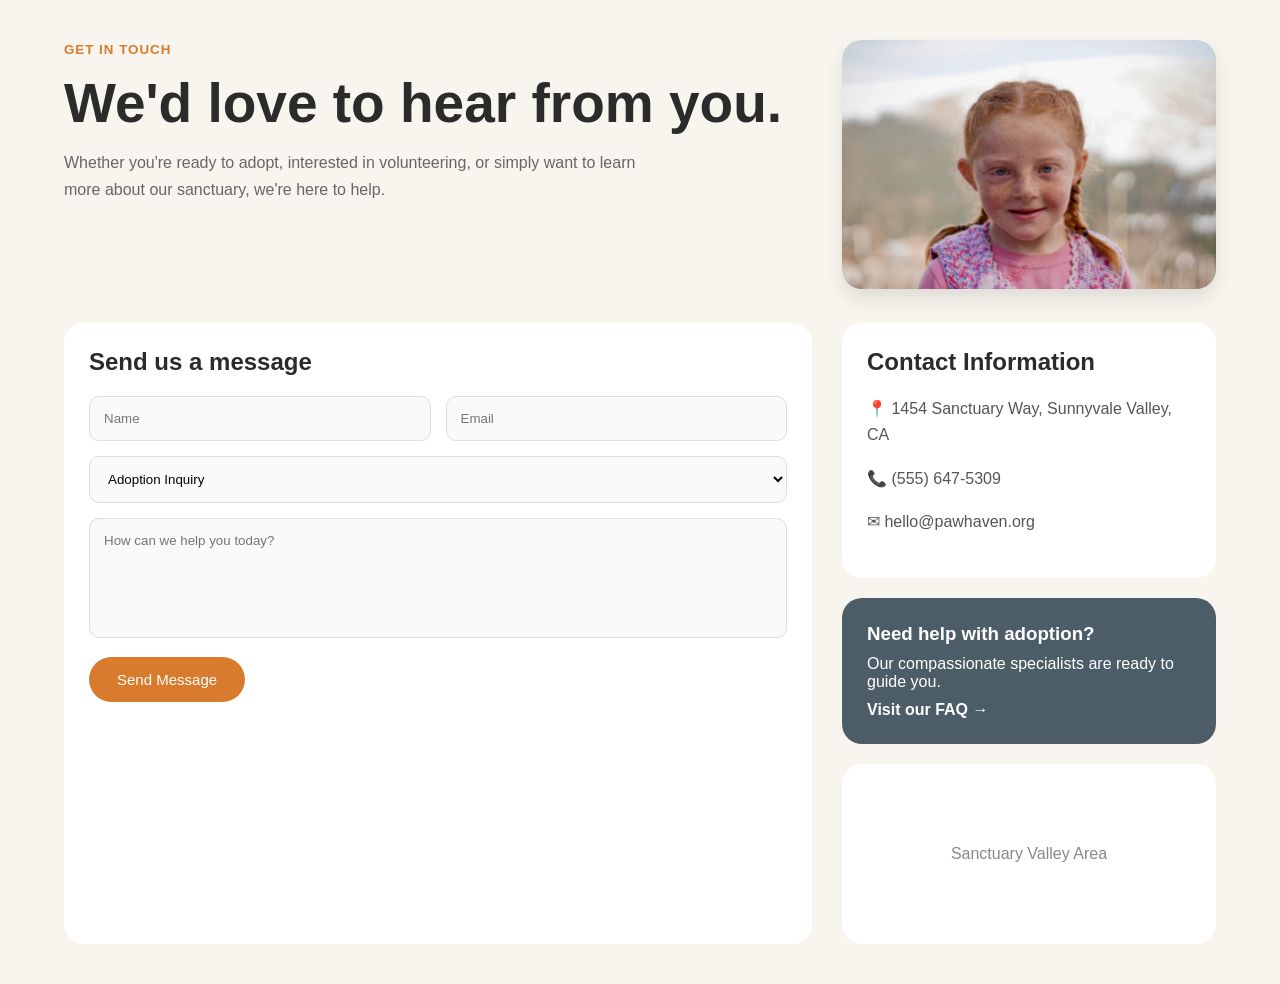
<file: contact.html>
<!DOCTYPE html>
<html lang="en">
<head>
  <meta charset="UTF-8" />
  <meta name="viewport" content="width=device-width, initial-scale=1.0" />
  <title>Paw Haven - Contact</title>
    <link rel="stylesheet" href="contact.css" />
</head>
<body>

 
  <div class="container">

    <div class="top-section">
      <div class="title">
        <small>GET IN TOUCH</small>
        <h1>We'd love to hear from you.</h1>
        <p>
          Whether you're ready to adopt, interested in volunteering,
          or simply want to learn more about our sanctuary, we're here to help.
        </p>
      </div>

      <div class="image-box">
        <img src="photo/pexels-muhammed-enes-alici-2152911133-32488395.jpg" alt="woman" />
      </div>
    </div>

    <div class="main-grid">

      <div class="form-box">
        <h2>Send us a message</h2>
        <form id="contactForm">
          <div class="row">
            <input type="text" placeholder="Name" required>
            <input type="email" placeholder="Email" required>
          </div>

          <select>
            <option>Adoption Inquiry</option>
            <option>Volunteer</option>
            <option>Donation</option>
          </select>

          <textarea placeholder="How can we help you today?"></textarea>
          <button type="submit">Send Message</button>
        </form>
      </div>

      <div>
        <div class="info-box">
          <h2>Contact Information</h2>
          <div class="info-item">📍 1454 Sanctuary Way, Sunnyvale Valley, CA</div>
          <div class="info-item">📞 (555) 647-5309</div>
          <div class="info-item">✉ hello@pawhaven.org</div>
        </div>

        <div class="help-box">
          <h3>Need help with adoption?</h3>
          <p>
            Our compassionate specialists are ready to guide you.
          </p>
          <a href="#">Visit our FAQ →</a>
        </div>

        <div class="map-box">
          Sanctuary Valley Area
        </div>
      </div>

    </div>
  </div>



</body>
</html>
</file>
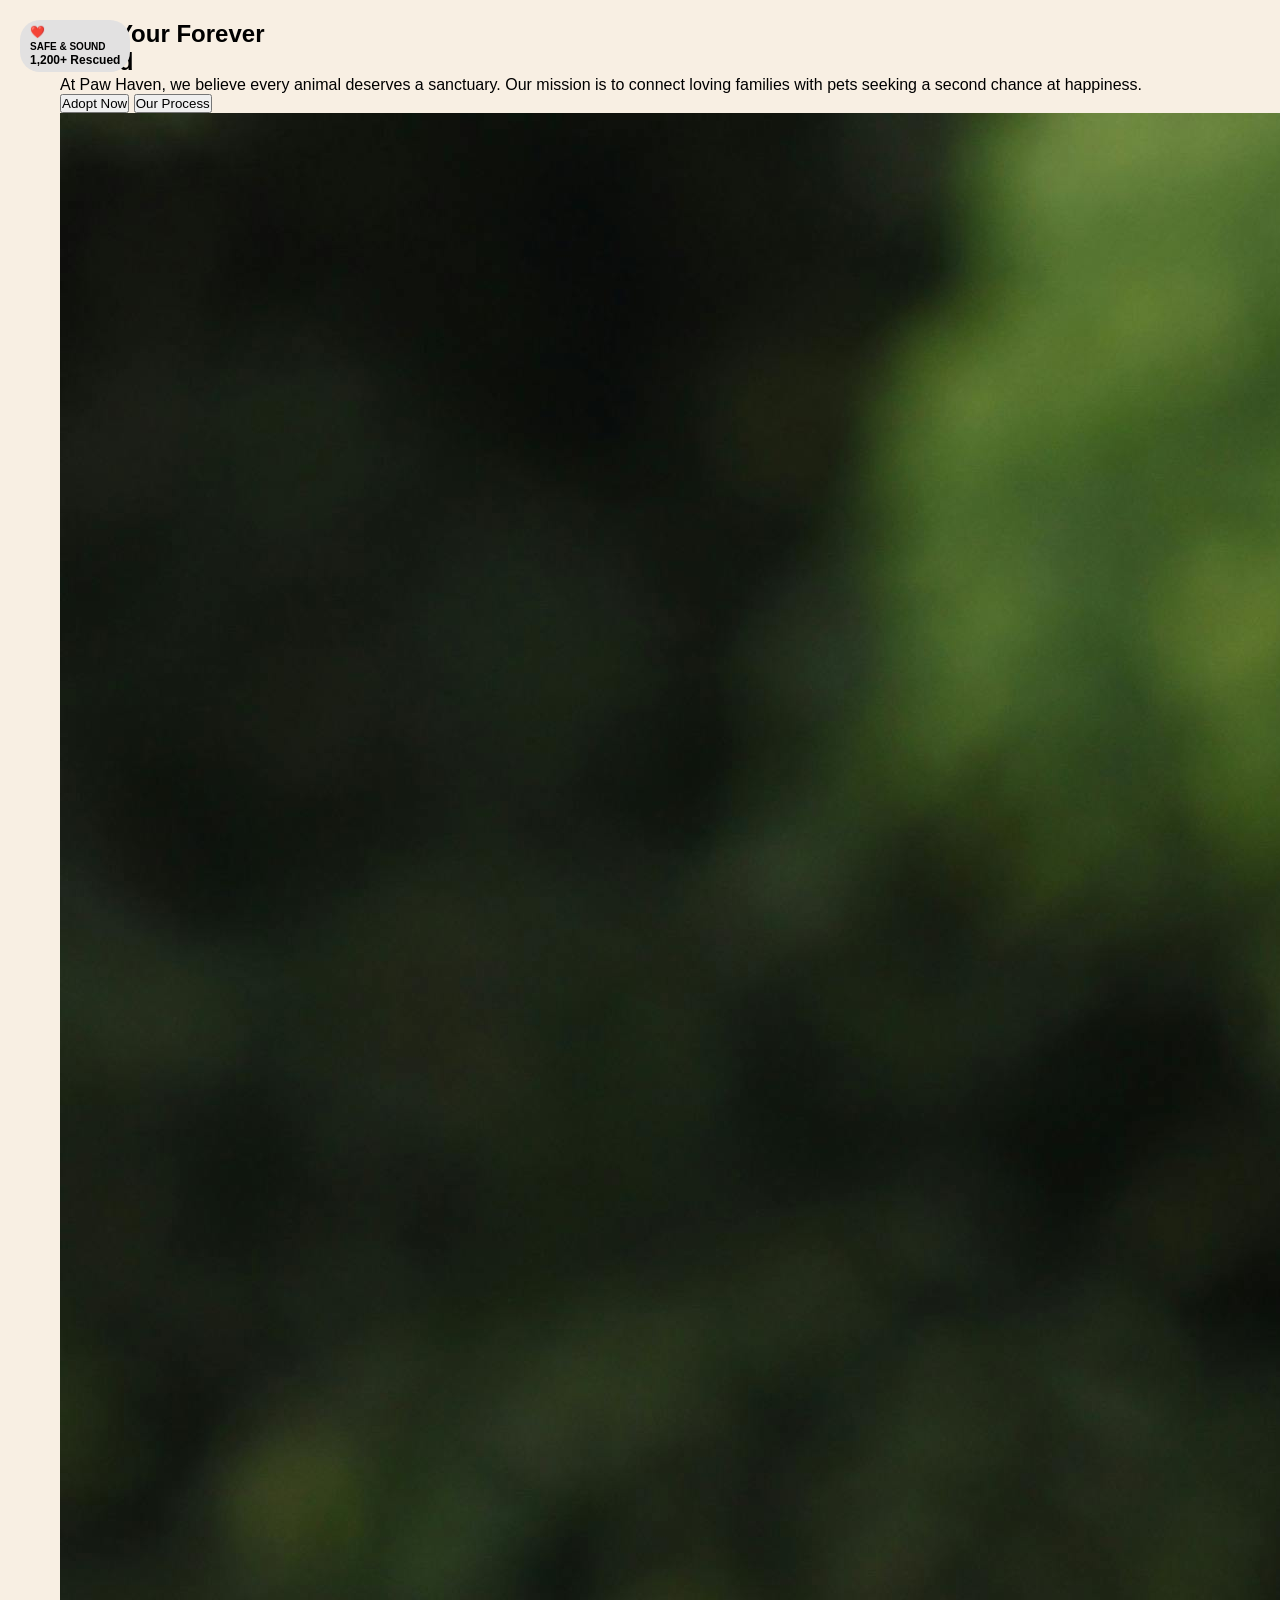
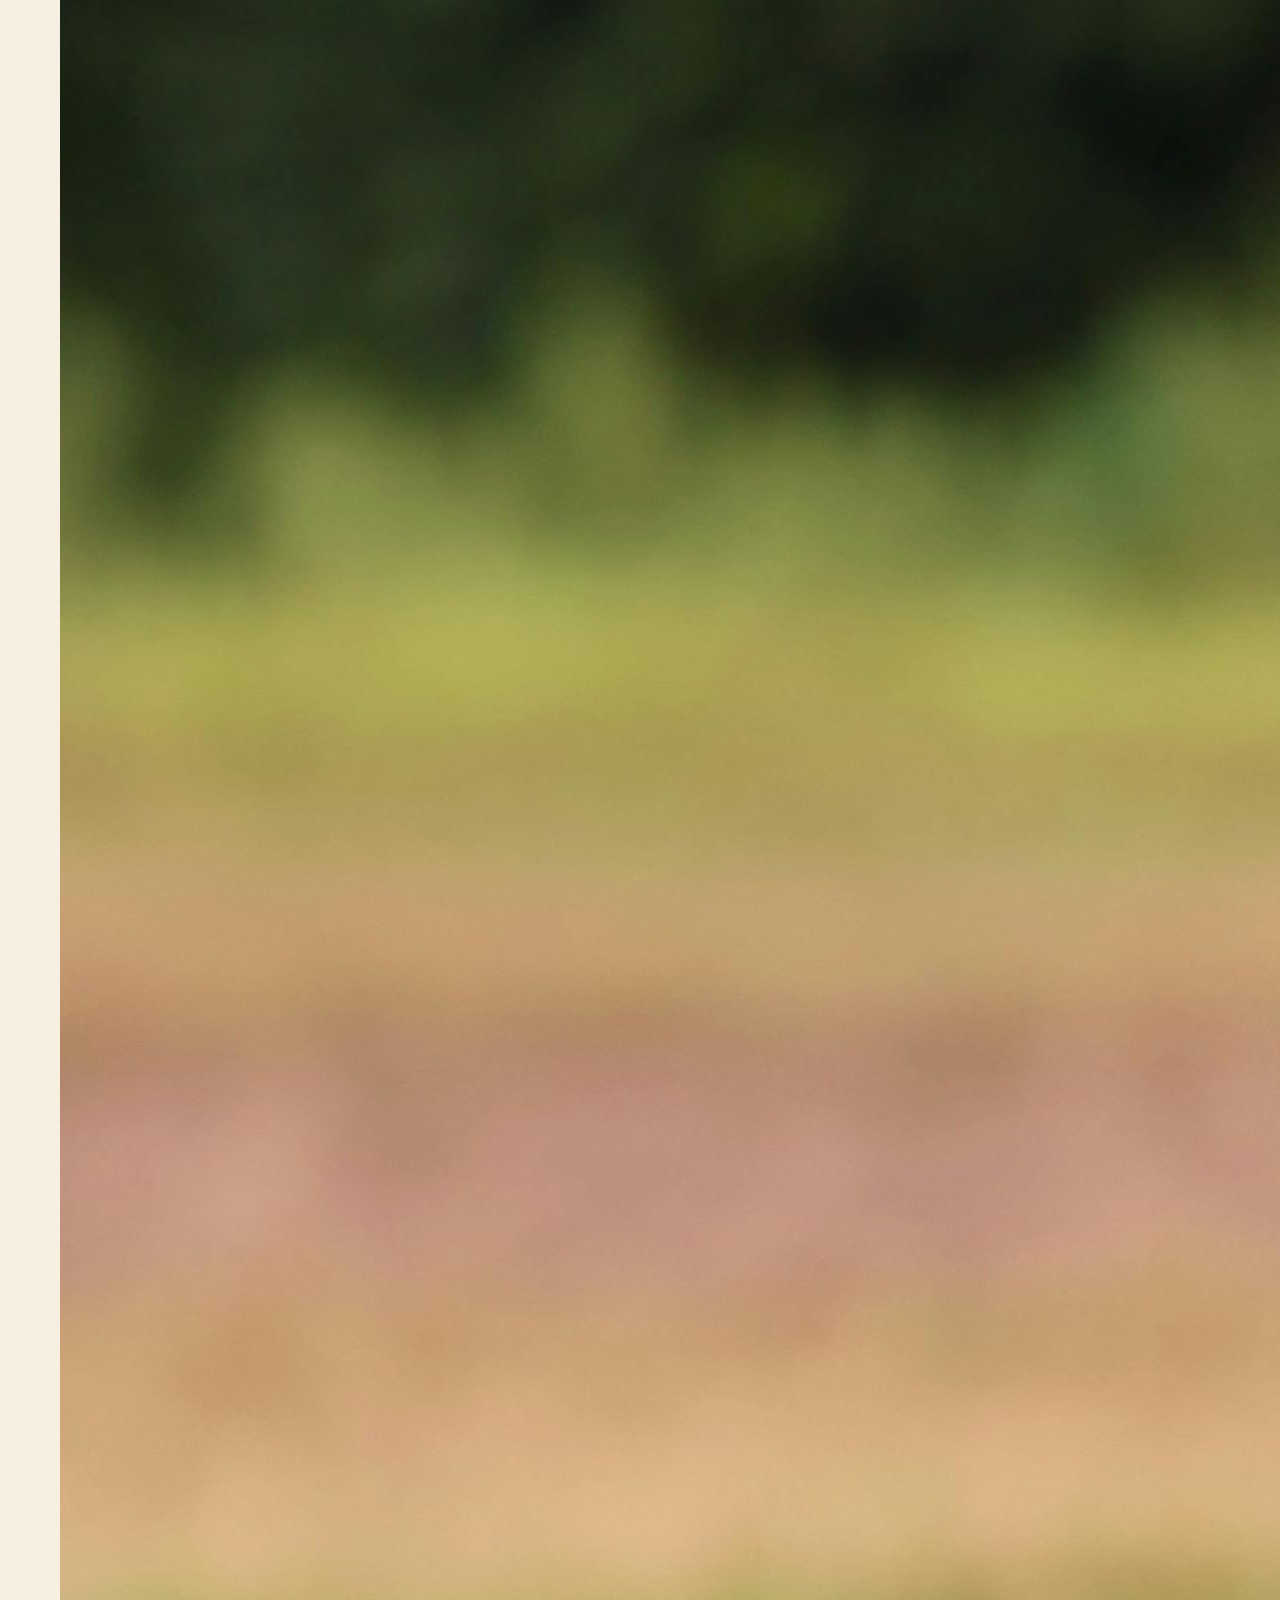
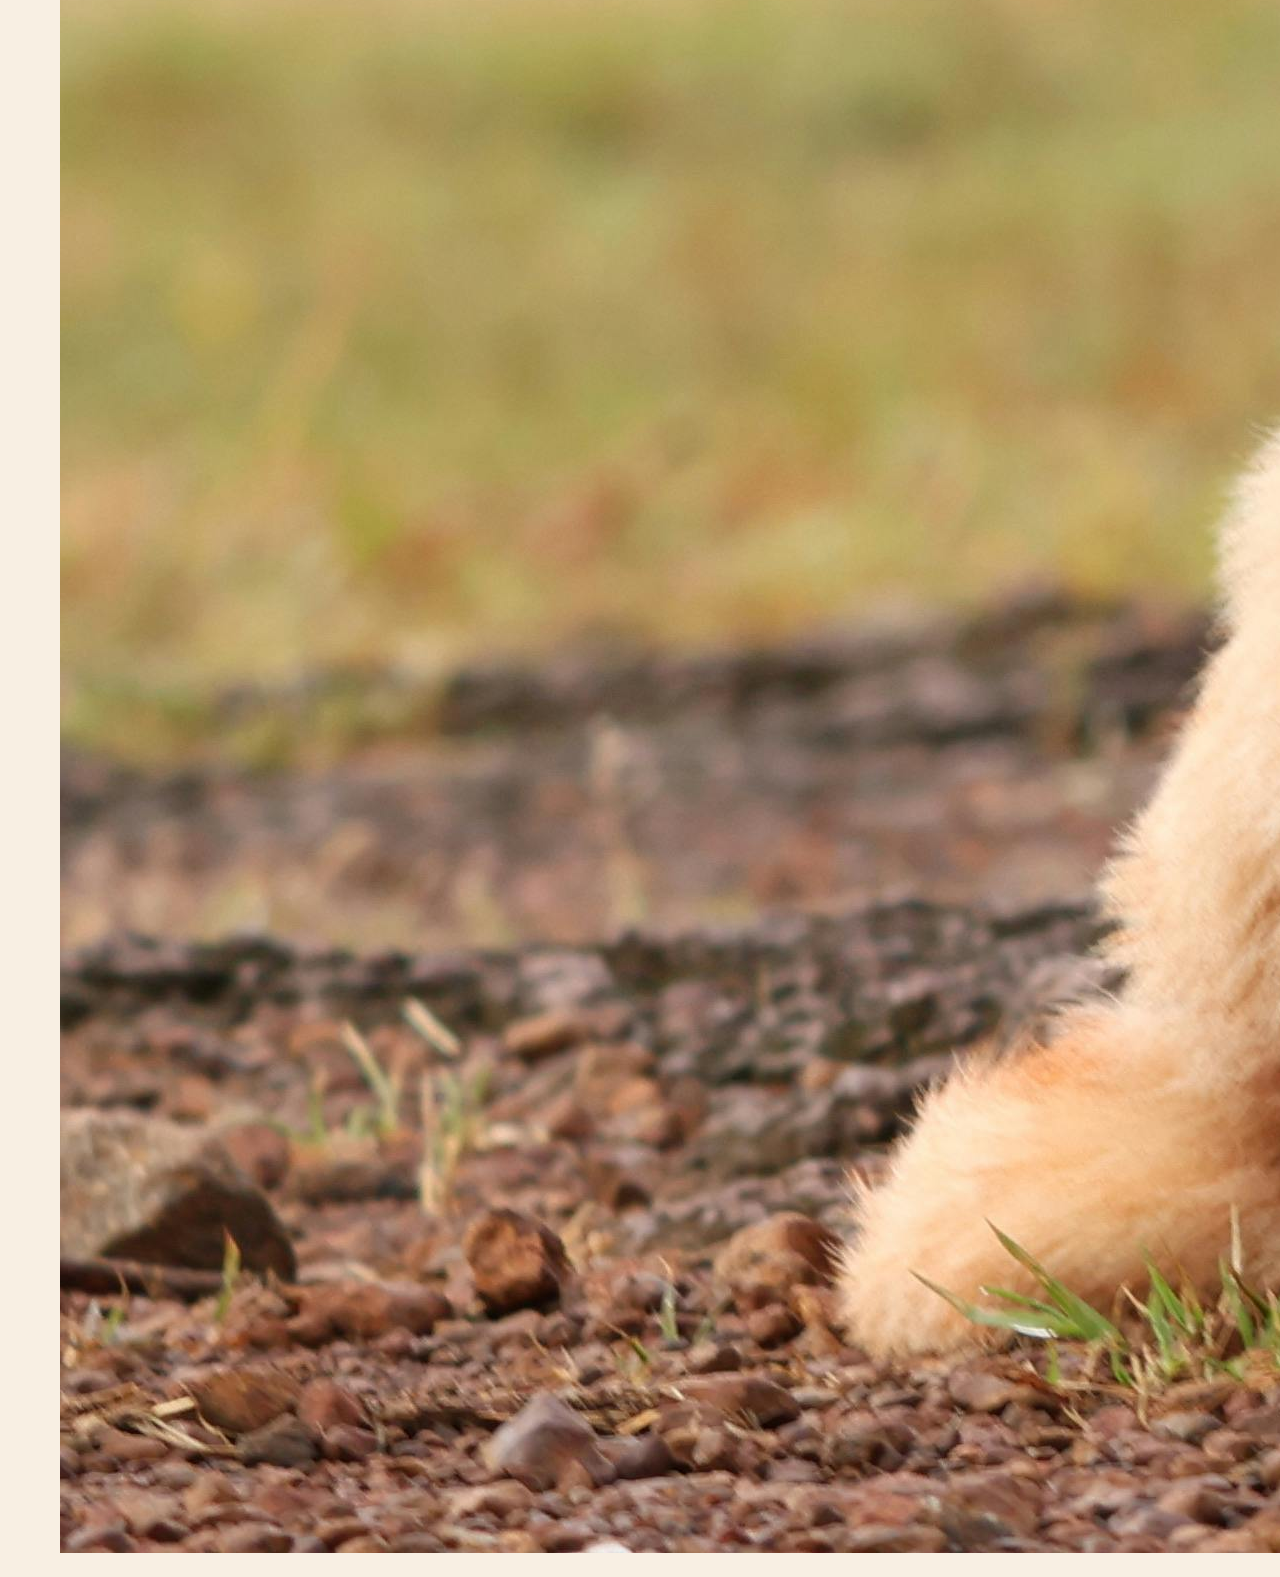
<file: intro.html>
<!DOCTYPE html>
<html lang="en">
<head>
    <meta charset="UTF-8">
    <meta name="viewport" content="width=device-width, initial-scale=1.0">
    <title>Pet Adoption</title>
    <link rel="stylesheet" href="style.css">
</head>
<body>

<section class="hero">
    <div class="container">
        
        <!-- Text -->
        <div class="text">
            <h1>
                Find Your <span>Forever</span><br> Friend
            </h1>
            <p>
                At Paw Haven, we believe every animal deserves a sanctuary. 
                Our mission is to connect loving families with pets seeking 
                a second chance at happiness.
            </p>

            <div class="buttons">
                <button class="btn primary">Adopt Now</button>
                <button class="btn secondary">Our Process</button>
            </div>
        </div>

        <!-- Image -->
        <div class="image">
            <img src="pexels-alex-jaison-1690209427-29357039 (1).jpg" alt="Pets">

            <div class="badge">
                <span>❤️</span>
                <div>
                    <small>SAFE & SOUND</small>
                    <p>1,200+ Rescued</p>
                </div>
            </div>
        </div>

    </div>
</section>

<script src="script.js"></script>
</body>
</html>
</file>
<file: contact.css>
* {
      margin: 0;
      padding: 0;
      box-sizing: border-box;
      font-family: Arial, sans-serif;
    }

    body {
      background: #f8f5ef;
      color: #2b2b2b;
    }

    header {
      display: flex;
      justify-content: space-between;
      align-items: center;
      padding: 20px 60px;
      background: #fff;
    }

    .logo {
      font-size: 22px;
      font-weight: bold;
      color: #d97b2d;
    }

    nav ul {
      display: flex;
      list-style: none;
      gap: 30px;
    }

    nav ul li a {
      text-decoration: none;
      color: #555;
      font-size: 15px;
    }

    .donate-btn {
      color: #d97b2d;
      font-weight: bold;
    }

    .container {
      width: 90%;
      margin: 40px auto;
    }

    .top-section {
      display: grid;
      grid-template-columns: 2fr 1fr;
      gap: 30px;
      margin-bottom: 30px;
    }

    .title small {
      color: #d97b2d;
      font-weight: bold;
      letter-spacing: 1px;
    }

    .title h1 {
      font-size: 55px;
      line-height: 1.1;
      margin: 15px 0;
    }

    .title p {
      color: #666;
      width: 80%;
      line-height: 1.7;
    }

    .image-box img {
      width: 100%;
      border-radius: 20px;
      box-shadow: 0 10px 20px rgba(0,0,0,0.1);
    }

    .main-grid {
      display: grid;
      grid-template-columns: 2fr 1fr;
      gap: 30px;
    }

    .form-box,
    .info-box,
    .help-box,
    .map-box {
      background: #fff;
      border-radius: 20px;
      padding: 25px;
    }

    .form-box h2,
    .info-box h2 {
      margin-bottom: 20px;
      font-size: 24px;
    }

    form input,
    form select,
    form textarea {
      width: 100%;
      padding: 14px;
      margin-bottom: 15px;
      border: 1px solid #ddd;
      border-radius: 10px;
      outline: none;
      background: #fafafa;
    }

    form textarea {
      height: 120px;
      resize: none;
    }

    .row {
      display: grid;
      grid-template-columns: 1fr 1fr;
      gap: 15px;
    }

    button {
      background: #d97b2d;
      color: white;
      border: none;
      padding: 14px 28px;
      border-radius: 30px;
      cursor: pointer;
      font-size: 15px;
    }

    .info-item {
      margin-bottom: 18px;
      color: #555;
      line-height: 1.6;
    }

    .help-box {
      background: #4d5d68;
      color: white;
      margin-top: 20px;
    }

    .help-box h3 {
      margin-bottom: 10px;
    }

    .help-box a {
      display: inline-block;
      margin-top: 10px;
      color: #fff;
      text-decoration: none;
      font-weight: bold;
    }

    .map-box {
      margin-top: 20px;
      height: 180px;
      display: flex;
      align-items: center;
      justify-content: center;
      color: #888;
    }

    footer {
      margin-top: 60px;
      background: #fff;
      padding: 40px 60px;
      border-radius: 20px 20px 0 0;
    }

    .footer-grid {
      display: grid;
      grid-template-columns: repeat(4, 1fr);
      gap: 30px;
      margin-bottom: 20px;
    }

    footer h4 {
      margin-bottom: 15px;
      color: #d97b2d;
    }

    footer p,
    footer li {
      color: #666;
      font-size: 14px;
      line-height: 1.8;
      list-style: none;
    }

    .copyright {
      text-align: center;
      color: #888;
      font-size: 14px;
      margin-top: 20px;
    }

    @media (max-width: 768px) {
      .top-section,
      .main-grid,
      .footer-grid,
      .row {
        grid-template-columns: 1fr;
      }

      .title h1 {
        font-size: 38px;
      }

      .title p {
        width: 100%;
      }
    }
</file>
<file: style.css>
* {
    margin: 0;
    padding: 0;
}
nav {
    background-color: #ffffff60;
    color: white;
    padding: 0px;
    justify-content: space-between;
    display: flex;
    width: 100%;
    position: fixed;
}
nav h1 {
    text-align: center;
    font-family: 'Segoe UI', Tahoma, Geneva, Verdana, sans-serif;
    font-size: 25px;
    color: #914d00;
    padding: 10px 20px;

}

nav ul {
    list-style-type: none;
    justify-content: space-around;
    padding: 0;
    margin: 10px auto;
}

.setup a {
    text-decoration: none;
    color: rgb(29, 28, 28);
    font-family: Verdana, Geneva, Tahoma, sans-serif;
    font-size: 20px;
    width: 100%;
    transition: 0.5s ease;
    margin: 0 auto;
}
.setup a:hover {
    color: #ffaf6d;
}
nav li{
    display: inline;
    margin: 5px;
    width: 100%;
}
body {
    font-family: Arial, sans-serif;
    background: #f8efe3;
    margin: 0;
    padding: 20px;
}

.header {
    display: flex;
    justify-content: space-between;
    align-items: center;
}

.view-all {
    letter-spacing: 0.5px;
    text-decoration: none;
    color: #a66b2d;
    font-size: 17px;
    display: inline-flex;
    align-items: center;
    margin-right: 30px;
    gap: 5px;
}

/* الكلمة */
.view-all .text {
    transition: transform 0.3s ease;
}

/* الحركة */
.view-all:hover .text {
    transform: translateX(-5px);
}

/* لو عايزاها بالضغط */
.view-all:active .text {
    transform: translateX(-5px);
}

.container {
    margin-left: 40px;
    /* max-width: 1100px; */

}


h2 {
    letter-spacing: 0.5px;
    color: rgb(49, 48, 48);
    margin-bottom: 5px;
}

.subtitle {
    color: gray;
    letter-spacing: 0.5px;
    margin-bottom: 20px;
}

.cards {
    display: flex;
    gap: 30px;
    /* flex-wrap: wrap; */
}

.card {
    position: relative;
    background: white;
    border-radius: 20px;
    padding: 10px;
    width: 270px;
    height: 365px;
    /* text-align: center; */
    box-shadow: 0 5px 15px rgba(0, 0, 0, 0.1);
    transition: 0.3s;
}


.card:hover {
    transform: translateY(-5px);
}

.card img {
    width: 100%;
    height: 220px;
    border-radius: 15px;
}

.card h3 {
    /* margin: 10px 0 5px; */
    margin: 20px 0 10px 15px;
    color: rgb(49, 48, 48);

}

.card p {
    margin: 0 0 15px 15px;
    color: #5f5f5f;
    font-size: 14px;
}

.card button {
    width: 270px;
    margin-top: 10px;
    padding: 10px;
    border: none;
    border-radius: 20px;
    background: #e2e1e1;
    font-size: 15px;
    cursor: pointer;
    transition: 0.3s;
}

.card button:hover {
    background: #b5651d;
    color: white;
}

.badge {
    position: absolute;
    top: 20px;
    left: 20px;
    z-index: 2;
    /* يخليه فوق الصورة */
    background: #e2e1e1;
    color: rgb(0, 0, 0);
    padding: 5px 10px;
    border-radius: 20px;
    font-size: 12px;
    font-weight: bold;
    pointer-events: none;
}

.image-box {
    overflow: hidden;
    border-radius: 15px;
    position: relative;
}

.image-box img {
    width: 100%;
    display: block;
    transition: transform 0.4s ease;
    z-index: 1;
}

/* التكبير */
.image-box:hover img {
    transform: scale(1.1);
}

.badge p {
    font-weight: bold;
}
footer {
    background: #f6f4f2;
    padding: 60px 80px 20px;
    font-family: Arial, Helvetica, sans-serif;
}

.footer {
    display: flex;
    flex-direction: row;
    gap: 40px;
}


.div-1 h3 {
    font-size: 24px;
    color: #333;
    margin-bottom: 15px;
}

.div-1 p {
    color: #777;
    line-height: 1.6;
}


.div-2 {
    display: flex;
    justify-content: space-between;
    flex-wrap: wrap;
    gap: 40px;
}

.div {
    display: flex;
    flex-direction: column;
    gap: 10px;
}

.div h3 {
    color: #8b2c0d;
    margin-bottom: 10px;
}

.div a {
    text-decoration: none;
    color: #777;
    transition: 0.3s;
}

.div a:hover {
    color: #8b2c0d;
}


.input-group {
    display: flex;
    margin-top: 10px;
}

.input-group input {
    padding: 12px;
    border: none;
    outline: none;
    background: #eee7e2;
    border-radius: 30px 0 0 30px;
}

.input-group button {
    padding: 12px 18px;
    border: none;
    background: #8b2c0d;
    color: white;
    border-radius: 0 30px 30px 0;
    cursor: pointer;
}


.div-2-2 {
    display: flex;
    justify-content: space-between;
    border-top: 1px solid #ddd;
    padding-top: 20px;
    color: #777;
    flex-wrap: wrap;
    gap: 10px;
}
.setup button {
    background: linear-gradient(135deg, #914d00 0%, #ffaf6d 100%);   
    color: white;
    border: none;
    padding: 10px 20px;
    cursor: pointer;
    font-size: 16px;
    border-radius: 10px;
    margin: 10px;
    transition: 0.5s ease;
}
.setup button:hover {
    background: linear-gradient(135deg, #ffaf6d 0%, #914d00 100%);
}



.adoption-story {
    
    margin-top: 60px;
    padding: 0 40px;
}

.story-container {
    height: 500px;
    display: flex;
    align-items: center;
    background: #f3e7d8;
    border-radius: 20px;
    /* overflow: hidden; */
    /* مهم عشان يخليهم لازقين */
}

/* الصورة */
 .story-image {
     display: flex;
     justify-content: center;
     align-items: center;
    position: relative;
 }
 

 .circle {
     position: absolute;
     top: 50%;
     right: -28px;
     /* تطلع بره الصورة شوية */

     width: 75px;
     height: 75px;

     background: #914d00;
     /* اللون البرتقالي */
     color: white;

     border-radius: 50%;
     /* دايرة */

     display: flex;
     align-items: center;
     justify-content: center;

     font-weight: bold;
     font-size: 20px;

     border: 4px solid white;
     /* الخط الأبيض */
 }

 .story-image img {
    margin-left: 30px;
     width: 600px;
     /* يخليها مربعة */
     height: 420px;
     /* نفس العرض */
     object-fit: cover;
     /* عشان الصورة متبوظش */

     border-radius: 35px;
     /* الحواف الدائرية */

     transform: rotate(-5deg);
     /* الميل */

     box-shadow: 0 10px 20px rgba(0, 0, 0, 0.15);
     /* ظل حلو */
 }

/* الكلام */
.story-content {
    width: 50%;
    padding: 50px;
    /* background-color: #914d00; */
}

.label {
    color: #a66b2d;
    font-size: 15px;
    letter-spacing: 1px;
    margin-bottom: 10px;
}

.story-content h2 {
    font-size: 45px;
    color: #222222;
    margin-bottom: 20px;
    /* line-height: 1.6; */
}

.author {
    display: flex;
    align-items: center;
    gap: 10px;
}

.author img {
    width: 45px;
    height: 45px;
    border-radius: 50%;
}

.author h4 {
    margin: 0;
    font-size: 15px;
}

.author span {
    font-size: 12px;
    color: gray;
}
.num{
    font-size: 20px;
    color: #914d00;
    font-family: 'Segoe UI', Tahoma, Geneva, Verdana, sans-serif;
    width: 99%;
    display: flex;
    justify-content: space-between;
    
}
.num-card {
    background-color: rgba(176, 205, 252, 0.5);
    border-radius: 10px;
    padding: 17px;
    margin: 20px auto;
    box-shadow: 0 4px 8px rgba(0, 0, 0, 0.1);
    text-align: center;
    width: 25%;
}
#cof{
    background-color: rgb(245, 233, 215);
}
#green{
    background-color: rgb(211, 251, 224);

}
</file>
